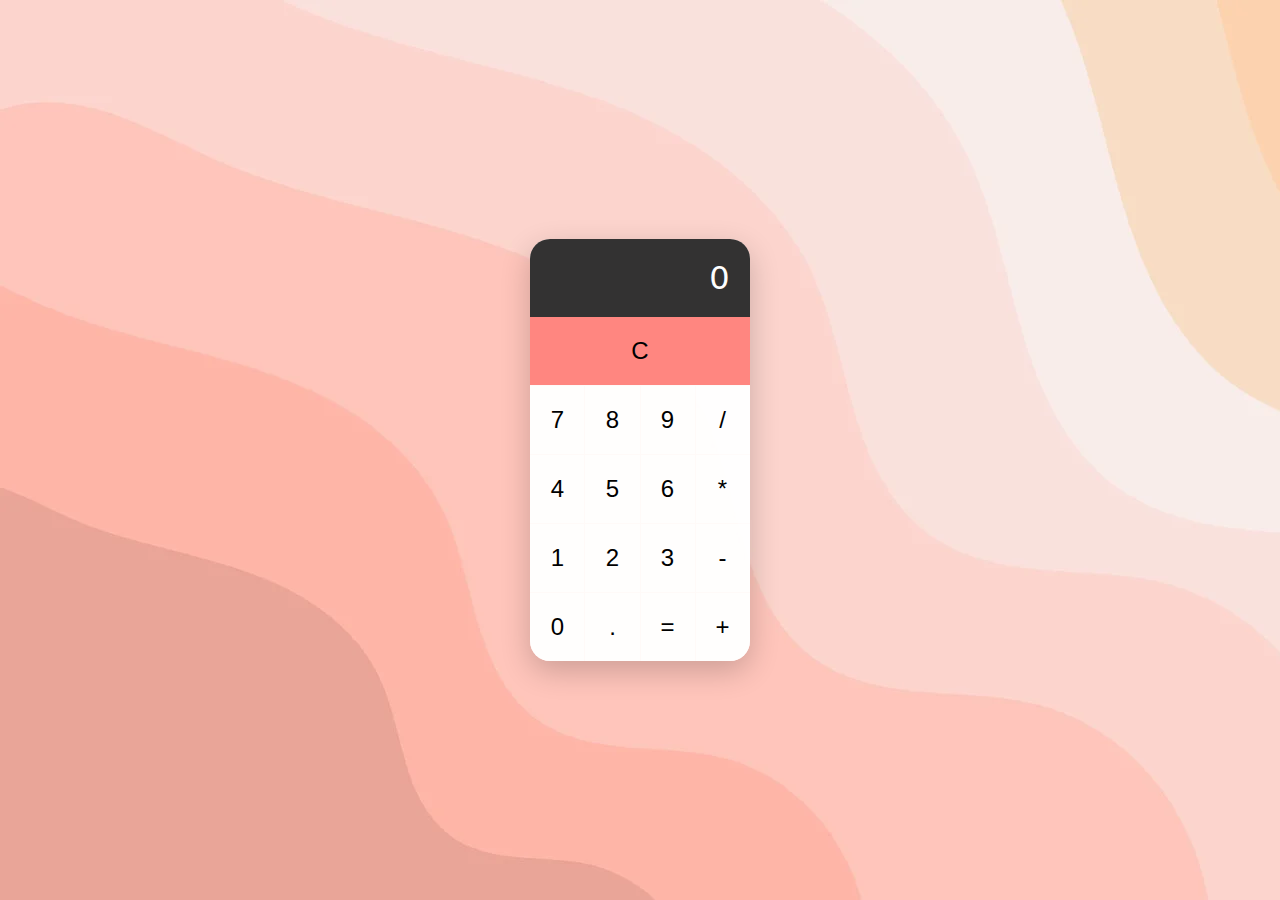
<file: Calculator/index.html>
<!DOCTYPE html>
<html lang="en">
<head>
    <meta charset="UTF-8">
    <meta name="viewport" content="width=device-width, initial-scale=1.0">
    <title>Calculator</title>
    <link rel="stylesheet" href="style.css">
</head>
<body>
    <div class="calculator">
        <div class="display" id="display">0</div>
        <div class="buttons">
            <button onclick="clearDisplay()">C</button>
            <button onclick="appendToDisplay('7')">7</button>
            <button onclick="appendToDisplay('8')">8</button>
            <button onclick="appendToDisplay('9')">9</button>
            <button onclick="appendToDisplay('/')">/</button>
            <button onclick="appendToDisplay('4')">4</button>
            <button onclick="appendToDisplay('5')">5</button>
            <button onclick="appendToDisplay('6')">6</button>
            <button onclick="appendToDisplay('*')">*</button>
            <button onclick="appendToDisplay('1')">1</button>
            <button onclick="appendToDisplay('2')">2</button>
            <button onclick="appendToDisplay('3')">3</button>
            <button onclick="appendToDisplay('-')">-</button>
            <button onclick="appendToDisplay('0')">0</button>
            <button onclick="appendToDisplay('.')">.</button>
            <button onclick="calculateResult()">=</button>
            <button onclick="appendToDisplay('+')">+</button>
        </div>
    </div>
    <script src="script.js"></script>
</body>
</html>
</file>
<file: Calculator/style.css>
body {
    margin: 0;
    padding: 0;
    display: flex;
    justify-content: center;
    align-items: center;
    height: 100vh;
    background-image: url('aestheticwall.png');
    background-size: cover;
    font-family:system-ui, -apple-system, BlinkMacSystemFont, 'Segoe UI', Roboto, Oxygen, Ubuntu, Cantarell, 'Open Sans', 'Helvetica Neue', sans-serif
}

.calculator {
    background: rgba(255, 255, 255, 0.9);
    border-radius: 20px;
    box-shadow: 0 10px 30px rgba(0, 0, 0, 0.2);
    overflow: hidden;
}

.display {
    background: rgba(0, 0, 0, 0.8);
    color: white;
    font-size: 2em;
    text-align: right;
    padding: 20px;
}

.buttons {
    display: grid;
    grid-template-columns: repeat(4, 1fr);
    gap: 1px;
}

button {
    background: rgba(255, 255, 255, 0.7);
    border: none;
    padding: 20px;
    font-size: 1.5em;
    cursor: pointer;
    transition: background 0.3s;
}

button:hover {
    background: rgba(255, 167, 167, 0.9);
}

button:active {
    background: rgba(255, 255, 255, 1);
}

button:nth-child(1) {
    grid-column: span 4;
    background: rgba(255, 105, 97, 0.8);
}

button:nth-child(1):hover {
    background: rgba(255, 105, 97, 0.9);
}
</file>
